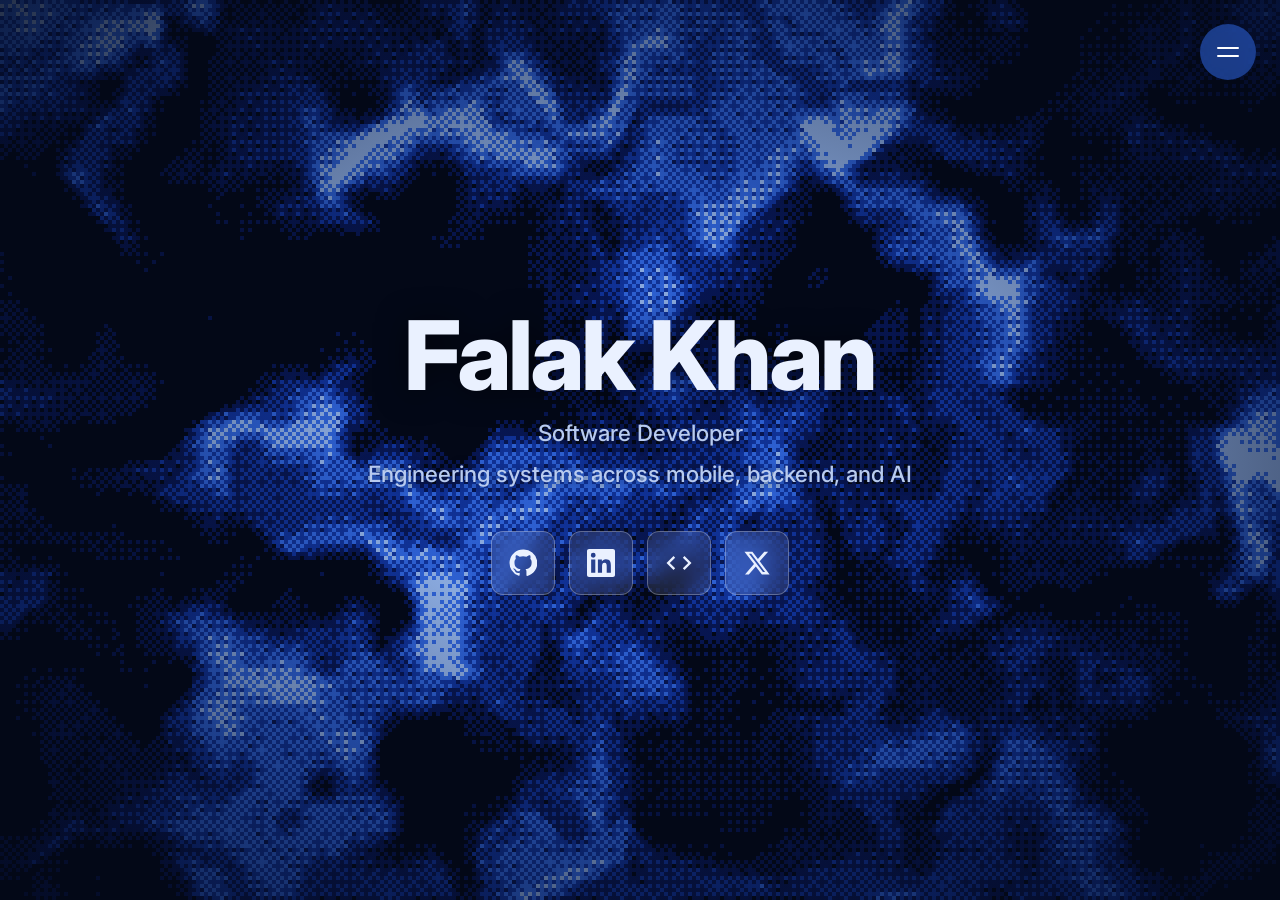
<file: index.html>
<!DOCTYPE html>
<html lang="en">
<head>
<meta charset="utf-8">
<meta name="viewport" content="width=device-width, initial-scale=1, viewport-fit=cover">
<title>Falak Khan</title>
<meta name="description" content="Personal site of Falak Khan, CSE student at KIET.">
<meta name="theme-color" content="#030817">
<link rel="preconnect" href="https://fonts.googleapis.com">
<link rel="preconnect" href="https://fonts.gstatic.com" crossorigin>
<link href="https://fonts.googleapis.com/css2?family=Inter:wght@400;500;700;800&display=swap" rel="stylesheet">
<link rel="stylesheet" href="site.css?v=3">
</head>
<body>
<canvas id="bg" aria-hidden="true"></canvas>
<div class="shade"></div>

<button class="menu-btn" id="menuBtn" aria-label="Open menu" aria-expanded="false" aria-controls="menu"><span></span></button>
<nav class="menu" id="menu" aria-label="Site menu">
  <a class="pill" style="--i:0" href="#home">home</a>
  <a class="pill" style="--i:1" href="about.html">about</a>
  <a class="pill" style="--i:2" href="projects.html">projects</a>
  <a class="pill" style="--i:3" href="hackathon.html">hackathon</a>
  <a class="pill" style="--i:4" href="#soon">coming soon</a>
</nav>



<main class="view" id="home">
  <h1>Falak Khan</h1>
  <p class="tagline">Software Developer</p>
  <p class="tagline">Engineering systems across mobile, backend, and AI</p>
  <nav class="links" aria-label="Links">
    <a class="btn" data-label="GitHub" aria-label="GitHub" href="https://github.com/curiousfalak" target="_blank" rel="noopener">
      <svg viewBox="0 0 24 24"><path d="M12 .5a11.5 11.5 0 0 0-3.64 22.42c.58.1.79-.25.79-.56v-2c-3.2.7-3.87-1.37-3.87-1.37-.52-1.33-1.28-1.68-1.28-1.68-1.04-.71.08-.7.08-.7 1.15.08 1.76 1.19 1.76 1.19 1.03 1.76 2.7 1.25 3.35.96.1-.75.4-1.25.73-1.54-2.55-.29-5.24-1.28-5.24-5.69 0-1.26.45-2.29 1.19-3.1-.12-.29-.52-1.46.11-3.05 0 0 .97-.31 3.18 1.18a11 11 0 0 1 5.78 0c2.2-1.49 3.17-1.18 3.17-1.18.63 1.59.23 2.76.11 3.05.74.81 1.19 1.84 1.19 3.1 0 4.42-2.69 5.39-5.25 5.68.41.36.78 1.06.78 2.14v3.17c0 .31.21.67.8.56A11.5 11.5 0 0 0 12 .5Z"/></svg>
    </a>
    <a class="btn" data-label="LinkedIn" aria-label="LinkedIn" href="https://www.linkedin.com/in/falak-khan-636188296/" target="_blank" rel="noopener">
      <svg viewBox="0 0 24 24"><path d="M20.45 20.45h-3.56v-5.57c0-1.33-.03-3.04-1.85-3.04-1.86 0-2.14 1.45-2.14 2.94v5.67H9.34V9h3.42v1.56h.05c.48-.9 1.64-1.85 3.37-1.85 3.6 0 4.27 2.37 4.27 5.46v6.28ZM5.34 7.43a2.06 2.06 0 1 1 0-4.13 2.06 2.06 0 0 1 0 4.13ZM7.12 20.45H3.56V9h3.56v11.45ZM22.22 0H1.77C.79 0 0 .77 0 1.73v20.54C0 23.23.79 24 1.77 24h20.45c.98 0 1.78-.77 1.78-1.73V1.73C24 .77 23.2 0 22.22 0Z"/></svg>
    </a>
    <a class="btn" data-label="Codolio" aria-label="Codolio" href="https://codolio.com/profile/falakk" target="_blank" rel="noopener">
      <svg viewBox="0 0 24 24"><path d="M8.7 16.6 4.1 12l4.6-4.6L7.3 6l-6 6 6 6 1.4-1.4Zm6.6 0 4.6-4.6-4.6-4.6L16.7 6l6 6-6 6-1.4-1.4Z"/></svg>
    </a>
    <a class="btn" data-label="X" aria-label="X (Twitter)" href="https://x.com/Khan_Falak312" target="_blank" rel="noopener">
      <svg viewBox="0 0 24 24"><path d="M18.244 2.25h3.308l-7.227 8.26 8.502 11.24H16.17l-5.214-6.817L4.99 21.75H1.68l7.73-8.835L1.254 2.25H8.08l4.713 6.231zm-1.161 17.52h1.833L7.084 4.126H5.117z"/></svg>
    </a>
  </nav>
</main>

<section class="view page" id="soon" hidden><div>
  <h2>coming soon</h2>
  <p>Something new is on the way. Check back soon.</p>
</div></section>

<script src="bg.js"></script>
<script>


// ---------- Menu + pages ----------
(() => {
  const btn = document.getElementById('menuBtn');
  const views = [...document.querySelectorAll('.view')];
  const set = o => {
    document.body.classList.toggle('open', o);
    btn.setAttribute('aria-expanded', o);
    btn.setAttribute('aria-label', o ? 'Close menu' : 'Open menu');
  };
  const route = () => {
    const id = location.hash.slice(1);
    if (id === 'projects') { location.replace('projects.html'); return; }
    const view = views.find(v => v.id === id) || views[0];
    views.forEach(v => { v.hidden = v !== view; });
    view.scrollTop = 0;
    set(false);
  };
  btn.addEventListener('click', () => set(!document.body.classList.contains('open')));
  addEventListener('keydown', e => { if (e.key === 'Escape') set(false); });
  // Clicking the page you're already on doesn't fire hashchange, so close the menu directly.
  document.querySelectorAll('.pill').forEach(a => a.addEventListener('click', () => {
    if (a.getAttribute('href') === (location.hash || '#home')) set(false);
  }));
  addEventListener('hashchange', route);
  route();
})();

</script>
</body>
</html>
</file>
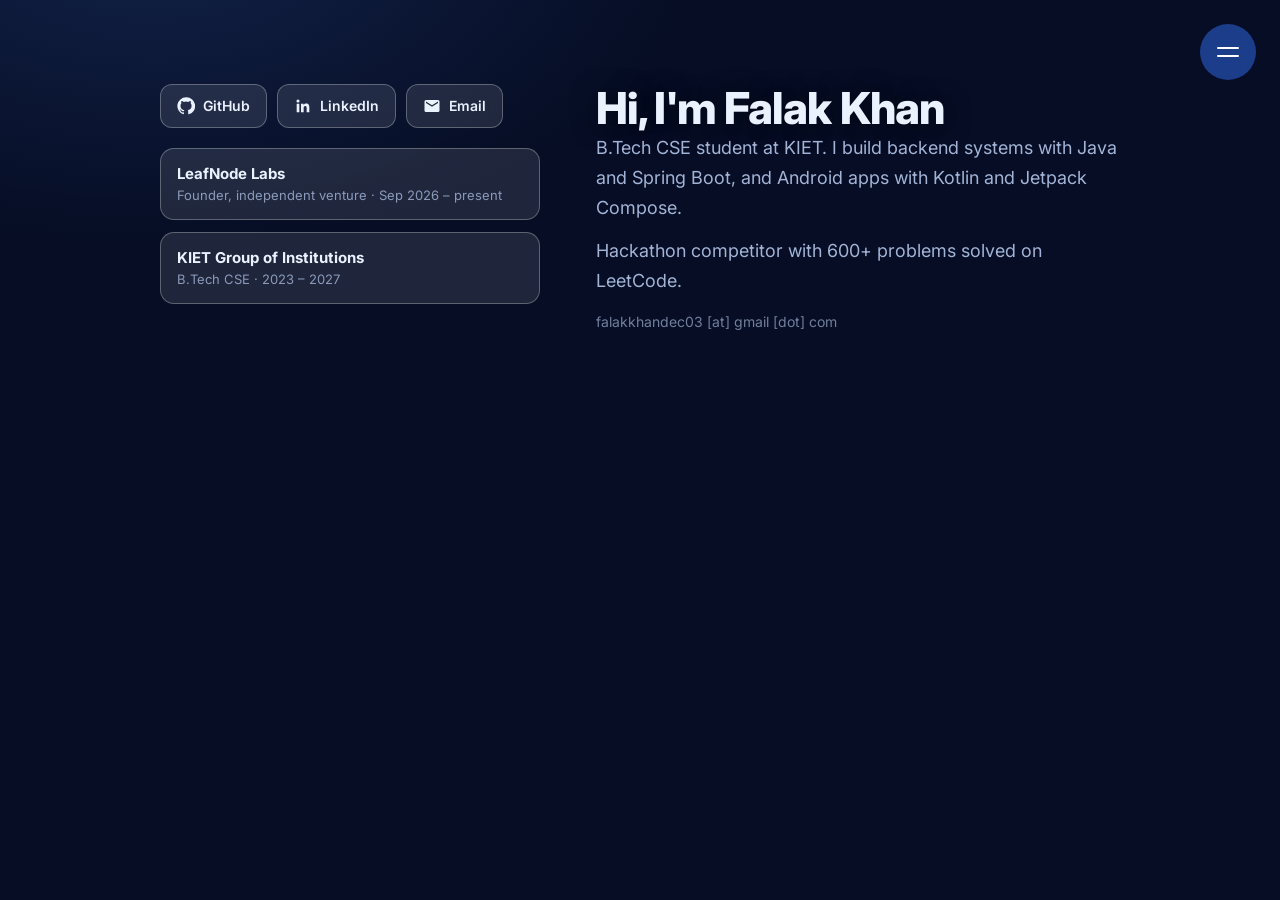
<file: about.html>
<!DOCTYPE html>
<html lang="en">
<head>
<meta charset="utf-8">
<meta name="viewport" content="width=device-width, initial-scale=1, viewport-fit=cover">
<title>About | Falak Khan</title>
<meta name="description" content="About Falak Khan, CSE student at KIET.">
<meta name="theme-color" content="#030817">
<link rel="preconnect" href="https://fonts.googleapis.com">
<link rel="preconnect" href="https://fonts.gstatic.com" crossorigin>
<link href="https://fonts.googleapis.com/css2?family=Inter:wght@400;500;700;800&display=swap" rel="stylesheet">
<link rel="stylesheet" href="site.css?v=7">
<style>
  body.plain { background: radial-gradient(900px 520px at 12% -8%, rgba(77,141,255,.16), transparent 62%), #060d24; }

  /* ---------- About page layout (overrides site.css where needed) ---------- */
  /* fix: site.css sets body { overflow: hidden; height: 100%; } globally, which
     blocks scrolling entirely once content grows past one viewport. Override it
     here so the document can actually scroll. */
  body.plain {
    -webkit-text-size-adjust: 100%;
    overflow-x: hidden;
    overflow-y: auto;
    height: auto;
    min-height: 100dvh;
  }

  body.plain main.page {
    position: static;
    display: block;
    height: auto;
    padding: calc(84px + env(safe-area-inset-top, 0px)) clamp(18px, 5vw, 48px) calc(48px + env(safe-area-inset-bottom, 0px));
    box-sizing: border-box;
    overflow: visible;
  }
  .about-grid {
    display: grid;
    grid-template-columns: minmax(280px, 380px) minmax(0, 1fr);
    gap: clamp(28px, 5vw, 64px);
    align-items: start;
    max-width: 960px;
    margin: 0 auto;
  }
  .about-side { display: flex; flex-direction: column; gap: 20px; min-width: 0; text-align: left; }

  /* Link buttons */
  body.plain .abtns { display: flex; flex-wrap: wrap; gap: 10px; margin: 0; }
  body.plain .abtn {
    display: inline-flex; align-items: center; gap: 8px;
    min-height: 44px; padding: 0 16px;
    font: 600 14px/1 Inter, system-ui, sans-serif;
    text-decoration: none; cursor: pointer;
    -webkit-tap-highlight-color: transparent;
  }
  body.plain .abtn svg { width: 18px; height: 18px; fill: currentColor; flex: none; }
  body.plain .abtn:focus-visible,
  body.plain .menu-btn:focus-visible { outline: 2px solid #4d8dff; outline-offset: 3px; }

  /* Experience / education cards */
  body.plain .exp { display: flex; flex-direction: column; gap: 12px; margin: 0; }
  .edu-card {
    display: flex; flex-direction: column; justify-content: center;
    min-height: 72px;
    padding: 14px 16px; border-radius: 14px;
    background: var(--glass, rgba(255,255,255,.06));
    border: 1px solid var(--edge, rgba(255,255,255,.14));
    min-width: 0;
    box-sizing: border-box;
  }
  .edu-card strong { display: block; font-size: 15px; line-height: 1.3; font-weight: 700; }
  .edu-card small { display: block; margin-top: 3px; font-size: 13px; line-height: 1.4; opacity: .7; }
  .edu-card .nowrap-date { white-space: nowrap; }

  /* Bio text */
  body.plain .bio { min-width: 0; max-width: 60ch; text-align: left; }
  body.plain .bio h2 {
    margin: 0 0 12px;
    font-size: clamp(28px, 6.5vw, 44px);
    line-height: 1.12; font-weight: 800; letter-spacing: -.02em;
    overflow-wrap: anywhere;
  }
  body.plain .bio p { margin: 0 0 14px; font-size: clamp(16px, 4vw, 18px); line-height: 1.65; opacity: .88; }
  body.plain .bio p.contact { font-size: 14px; opacity: .6; overflow-wrap: anywhere; }

  /* ---------- Mobile: single column, centred header ---------- */
  @media (max-width: 760px) {
    .about-grid { grid-template-columns: minmax(0, 1fr); gap: 28px; }
    .about-side { align-items: center; }
    body.plain .abtns { justify-content: center; }
    body.plain .exp { width: 100%; }
    body.plain .bio { max-width: none; }
    /* show the bio first on phones, then the details */
    .about-grid { display: flex; flex-direction: column; }
    .about-side { order: 1; width: 100%; }
    .bio { order: 0; }
  }
  @media (max-width: 380px) {
    body.plain .abtn { flex: 1 1 100%; justify-content: center; }
  }
</style>
</head>
<body class="plain">
<button class="menu-btn" id="menuBtn" aria-label="Open menu" aria-expanded="false" aria-controls="menu"><span></span></button>
<nav class="menu" id="menu" aria-label="Site menu">
  <a class="pill" style="--i:0" href="index.html#home">home</a>
  <a class="pill" style="--i:1" href="about.html">about</a>
  <a class="pill" style="--i:2" href="projects.html">projects</a>
  <a class="pill" style="--i:3" href="hackathon.html">hackathon</a>
  <a class="pill" style="--i:4" href="index.html#soon">coming soon</a>
</nav>

<main class="page" id="about">
  <div class="about-grid">
    <div class="about-side">
      <div class="abtns">
        <a class="abtn" href="https://github.com/curiousfalak" target="_blank" rel="noopener"><svg viewBox="0 0 24 24" aria-hidden="true"><path d="M12 .5a11.5 11.5 0 0 0-3.64 22.42c.58.1.79-.25.79-.56v-2c-3.2.7-3.87-1.37-3.87-1.37-.52-1.33-1.28-1.68-1.28-1.68-1.04-.71.08-.7.08-.7 1.15.08 1.76 1.19 1.76 1.19 1.03 1.76 2.7 1.25 3.35.96.1-.75.4-1.25.73-1.54-2.55-.29-5.24-1.28-5.24-5.69 0-1.26.45-2.29 1.19-3.1-.12-.29-.52-1.46.11-3.05 0 0 .97-.31 3.18 1.18a11 11 0 0 1 5.78 0c2.2-1.49 3.17-1.18 3.17-1.18.63 1.59.23 2.76.11 3.05.74.81 1.19 1.84 1.19 3.1 0 4.42-2.69 5.39-5.25 5.68.41.36.78 1.06.78 2.14v3.17c0 .31.21.67.8.56A11.5 11.5 0 0 0 12 .5Z"/></svg>GitHub</a>
        <a class="abtn" href="https://www.linkedin.com/in/falak-khan-636188296/" target="_blank" rel="noopener"><svg viewBox="0 0 24 24" aria-hidden="true"><path d="M20.45 20.45h-3.56v-5.57c0-1.33-.03-3.04-1.85-3.04-1.86 0-2.14 1.45-2.14 2.94v5.67H9.34V9h3.42v1.56h.05c.48-.9 1.64-1.85 3.37-1.85 3.6 0 4.27 2.37 4.27 5.46v6.28ZM5.34 7.43a2.06 2.06 0 1 1 0-4.13 2.06 2.06 0 0 1 0 4.13ZM7.12 20.45H3.56V9h3.56v11.45Z"/></svg>LinkedIn</a>
        <button class="abtn" type="button" id="mailBtn"><svg viewBox="0 0 24 24" aria-hidden="true"><path d="M20 4H4a2 2 0 0 0-2 2v12a2 2 0 0 0 2 2h16a2 2 0 0 0 2-2V6a2 2 0 0 0-2-2Zm0 4-8 5-8-5V6l8 5 8-5v2Z"/></svg>Email</button>
      </div>
      <div class="exp" aria-label="Experience and education">
       
        <div class="edu-card"><strong>LeafNode Labs</strong><small>Founder, independent venture · <span class="nowrap-date">Sep 2026 – present</span></small></div>
        <div class="edu-card"><strong>KIET Group of Institutions</strong><small>B.Tech CSE · <span class="nowrap-date">2023 – 2027</span></small></div>
      </div>
    </div>
    <div class="bio">
      <h2>Hi, I'm Falak Khan</h2>
      <p>B.Tech CSE student at KIET. I build backend systems with Java and Spring Boot, and Android apps with Kotlin and Jetpack Compose.</p>
      <p>Hackathon competitor with 600+ problems solved on LeetCode.</p>
      <p class="contact">falakkhandec03 [at] gmail [dot] com</p>
    </div>
  </div>
</main>

<script>
(() => {
  const btn = document.getElementById('menuBtn');
  const set = o => {
    document.body.classList.toggle('open', o);
    btn.setAttribute('aria-expanded', o);
    btn.setAttribute('aria-label', o ? 'Close menu' : 'Open menu');
  };
  btn.addEventListener('click', () => set(!document.body.classList.contains('open')));
  addEventListener('keydown', e => { if (e.key === 'Escape') set(false); });
  // "about" is this page, so just close the menu
  document.querySelector('.pill[href="about.html"]').addEventListener('click', e => { e.preventDefault(); set(false); });
  document.getElementById('mailBtn').addEventListener('click', () => {
    location.href = 'mailto:' + 'falakkhandec03' + '@' + 'gmail.com';
  });
})();
</script>
</body>
</html>
</file>
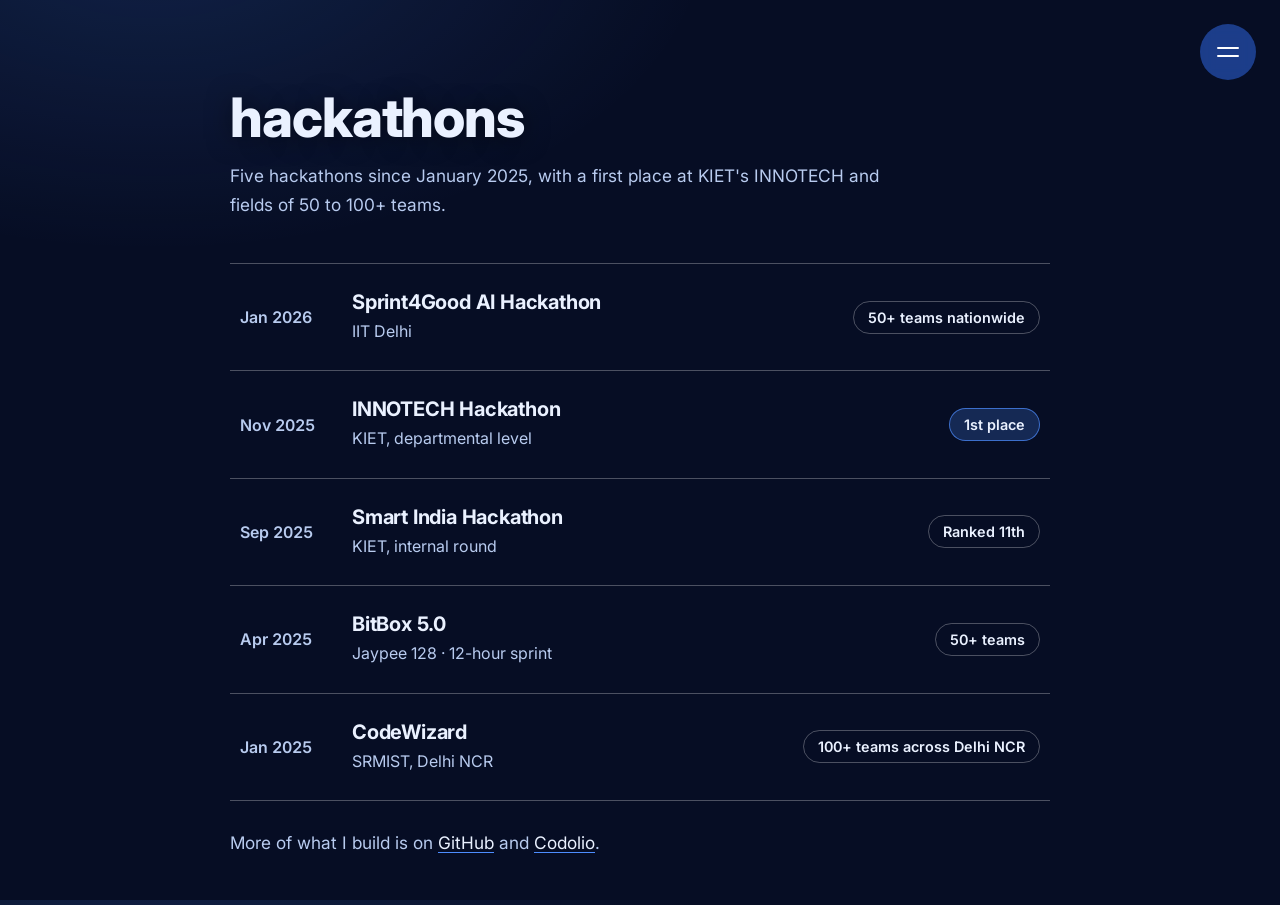
<file: hackathon.html>
<!DOCTYPE html>
<html lang="en">
<head>
<meta charset="utf-8">
<meta name="viewport" content="width=device-width, initial-scale=1, viewport-fit=cover">
<title>Hackathons | Falak Khan</title>
<meta name="description" content="Hackathons Falak Khan has competed in.">
<meta name="theme-color" content="#030817">
<link rel="preconnect" href="https://fonts.googleapis.com">
<link rel="preconnect" href="https://fonts.gstatic.com" crossorigin>
<link href="https://fonts.googleapis.com/css2?family=Inter:wght@400;500;700;800&display=swap" rel="stylesheet">
<link rel="stylesheet" href="site.css?v=7">
<style>
  body.plain { background: radial-gradient(900px 520px at 12% -8%, rgba(77,141,255,.16), transparent 62%), #060d24; }
  body.plain { -webkit-text-size-adjust: 100%; }
  /* fix: site.css sets body { overflow: hidden; height: 100%; } globally, which
     blocks scrolling entirely once content grows past one viewport. Override it
     here so the document can actually scroll on pages with real content length. */
  body.plain {
    overflow-x: hidden;
    overflow-y: auto;
    height: auto;
    min-height: 100dvh;
  }
  html { scroll-behavior: smooth; }

  /* fix: site.css's default .page is position:fixed + inset:0, which pins it to
     the viewport regardless of body's own scroll — override to normal flow so
     it grows with its content and the page scrolls naturally. */
  body.plain main.page {
    position: static;
    display: block;
    height: auto;
    padding: calc(84px + env(safe-area-inset-top, 0px)) clamp(18px, 5vw, 48px) calc(48px + env(safe-area-inset-bottom, 0px));
    box-sizing: border-box;
    overflow: visible;
  }

  /* fix: site.css's global `main { text-align: center; }` was inherited here since
     nothing on this page overrode it — left-align everything explicitly */
  #hack > div { width: min(820px, 100%); text-align: left; margin: 0 auto; }
  #hack h2, #hack .lead, #hack .more { text-align: left; }

  #hack .lead { margin: 12px 0 0; }
  .rows { list-style: none; margin: 44px 0 0; padding: 0; border-top: 1px solid var(--edge); }
  .row {
    display: flex; align-items: center; gap: 24px; padding: 26px 10px; border-bottom: 1px solid var(--edge);
    transition: background .25s ease;
    animation: rise .5s cubic-bezier(.2,.8,.2,1) backwards; animation-delay: calc(var(--i) * 100ms + 80ms);
  }
  .row:hover { background: rgba(255,255,255,.05); }
  @keyframes rise { from { opacity: 0; transform: translateY(14px); } }
  .year { flex: none; width: 88px; white-space: nowrap; font-weight: 600; color: var(--ink-soft); font-variant-numeric: tabular-nums; }
  .what { flex: 1; min-width: 0; text-align: left; }
  .what h3 { margin: 0; font-size: 1.25rem; font-weight: 700; letter-spacing: -.01em; }
  #hack .what p { margin: 4px 0 0; font-size: 1rem; }
  .result {
    flex: none; padding: 7px 14px; border-radius: 999px; white-space: nowrap;
    font-size: .9rem; font-weight: 600; border: 1px solid var(--edge);
  }
  .result.win { background: rgba(77,141,255,.22); border-color: rgba(77,141,255,.7); }
  #hack .more { margin-top: 28px; }
  @media (max-width: 600px) {
    .row { flex-direction: column; align-items: flex-start; gap: 6px; padding: 20px 4px; }
    .year { width: auto; }
    .result { margin-top: 8px; }
  }
</style>
</head>
<body class="plain">

<button class="menu-btn" id="menuBtn" aria-label="Open menu" aria-expanded="false" aria-controls="menu"><span></span></button>
<nav class="menu" id="menu" aria-label="Site menu">
  <a class="pill" style="--i:0" href="index.html#home">home</a>
  <a class="pill" style="--i:1" href="about.html">about</a>
  <a class="pill" style="--i:2" href="projects.html">projects</a>
  <a class="pill" style="--i:3" href="hackathon.html">hackathon</a>
  <a class="pill" style="--i:4" href="index.html#soon">coming soon</a>
</nav>

<main class="page" id="hack"><div>
  <h2>hackathons</h2>
  <p class="lead">Five hackathons since January 2025, with a first place at KIET's INNOTECH and fields of 50 to 100+ teams.</p>

  <ol class="rows">
    <li class="row" style="--i:0">
      <span class="year">Jan 2026</span>
      <div class="what"><h3>Sprint4Good AI Hackathon</h3><p>IIT Delhi</p></div>
      <span class="result">50+ teams nationwide</span>
    </li>
    <li class="row" style="--i:1">
      <span class="year">Nov 2025</span>
      <div class="what"><h3>INNOTECH Hackathon</h3><p>KIET, departmental level</p></div>
      <span class="result win">1st place</span>
    </li>
    <li class="row" style="--i:2">
      <span class="year">Sep 2025</span>
      <div class="what"><h3>Smart India Hackathon</h3><p>KIET, internal round</p></div>
      <span class="result">Ranked 11th</span>
    </li>
    <li class="row" style="--i:3">
      <span class="year">Apr 2025</span>
      <div class="what"><h3>BitBox 5.0</h3><p>Jaypee 128 · 12-hour sprint</p></div>
      <span class="result">50+ teams</span>
    </li>
    <li class="row" style="--i:4">
      <span class="year">Jan 2025</span>
      <div class="what"><h3>CodeWizard</h3><p>SRMIST, Delhi NCR</p></div>
      <span class="result">100+ teams across Delhi NCR</span>
    </li>
  </ol>

  <p class="more">More of what I build is on <a href="https://github.com/curiousfalak" target="_blank" rel="noopener">GitHub</a> and <a href="https://codolio.com/profile/falakk" target="_blank" rel="noopener">Codolio</a>.</p>
</div></main>

<script>
(() => {
  const btn = document.getElementById('menuBtn');
  const set = o => {
    document.body.classList.toggle('open', o);
    btn.setAttribute('aria-expanded', o);
    btn.setAttribute('aria-label', o ? 'Close menu' : 'Open menu');
  };
  btn.addEventListener('click', () => set(!document.body.classList.contains('open')));
  addEventListener('keydown', e => { if (e.key === 'Escape') set(false); });
  // "hackathon" is this page, so just close the menu
  document.querySelector('.pill[href="hackathon.html"]').addEventListener('click', e => { e.preventDefault(); set(false); });
})();
</script>
</body>
</html>
</file>
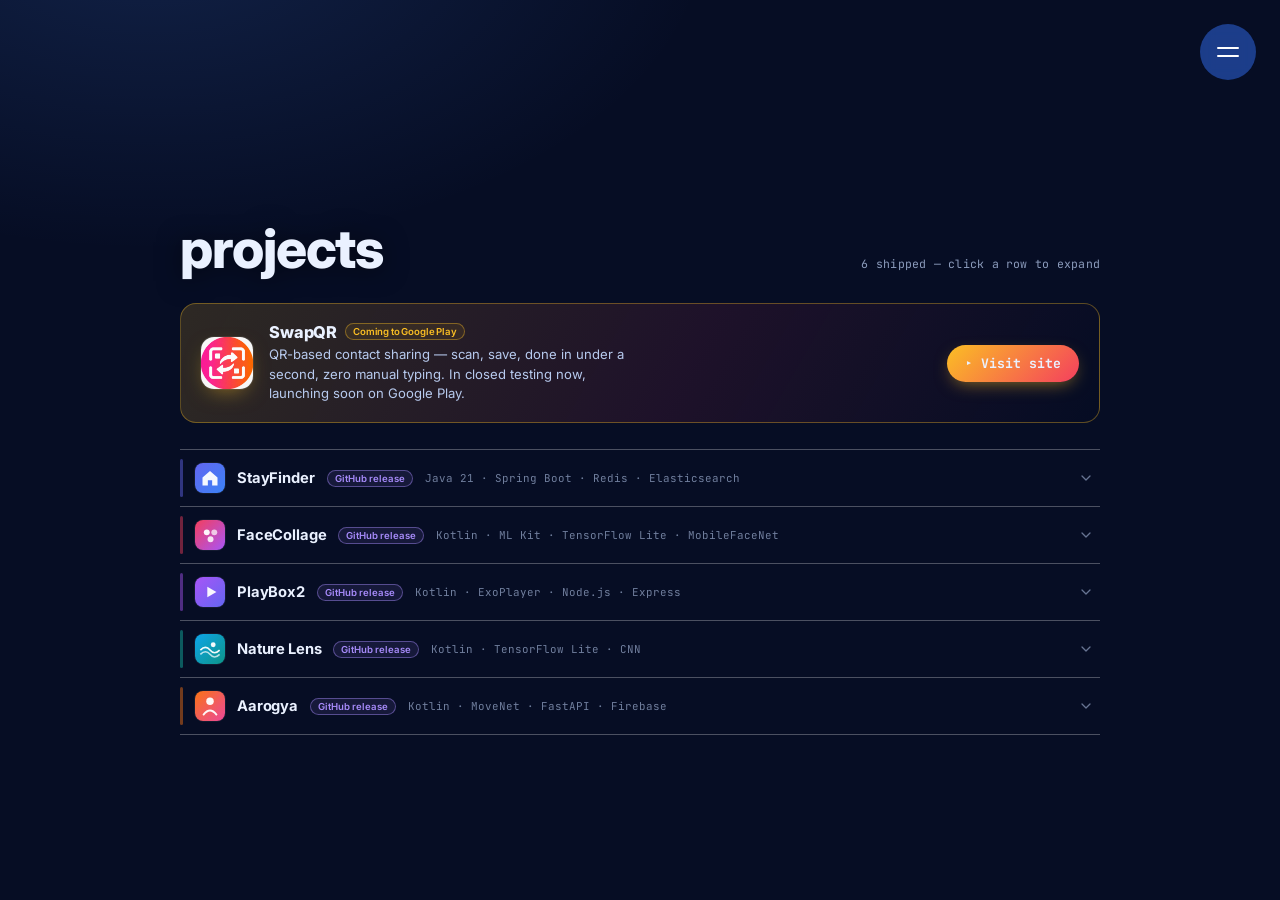
<file: projects.html>
<!DOCTYPE html>
<html lang="en">
<head>
<meta charset="utf-8">
<meta name="viewport" content="width=device-width, initial-scale=1, viewport-fit=cover">
<title>Projects | Falak Khan</title>
<meta name="description" content="Projects by Falak Khan.">
<meta name="theme-color" content="#030817">
<link rel="preconnect" href="https://fonts.googleapis.com">
<link rel="preconnect" href="https://fonts.gstatic.com" crossorigin>
<link href="https://fonts.googleapis.com/css2?family=Inter:wght@400;500;700;800&family=JetBrains+Mono:wght@400;500;600&display=swap" rel="stylesheet">
<link rel="stylesheet" href="site.css?v=7">
<style>
  body.plain { background: radial-gradient(900px 520px at 12% -8%, rgba(77,141,255,.16), transparent 62%), #060d24; }
  #proj > div { width: min(920px, 100%); text-align: left; }

  /* ---- header row ---- */
  .proj-head { display: flex; align-items: baseline; justify-content: space-between; gap: 12px; flex-wrap: wrap; }
  .proj-count { font-family: 'JetBrains Mono', monospace; font-size: .72rem; color: var(--ink-soft); letter-spacing: .02em; opacity: .75; }

  /* ---- manifest list ---- */
  .pmanifest { margin: 22px 0 0; border-top: 1px solid var(--edge); }

  .prow { border-bottom: 1px solid var(--edge); position: relative; }

  .prow summary {
    list-style: none; cursor: pointer; display: flex; align-items: center; gap: 12px;
    padding: 13px 6px 13px 15px; outline: none;
  }
  .prow summary::-webkit-details-marker { display: none; }
  .prow summary::marker { content: ''; }

  /* viewfinder brackets — the "lens" mark, appears on hover/focus/open */
  .prow summary::before, .prow summary::after { content: none; }
  .prow {
    transition: background .15s ease, transform .15s ease;
    animation: rowIn .5s cubic-bezier(.16,1,.3,1) backwards;
    animation-delay: calc(var(--i, 0) * 55ms);
  }
  @keyframes rowIn { from { opacity: 0; transform: translateY(7px); } to { opacity: 1; transform: none; } }
  @media (prefers-reduced-motion: reduce) { .prow { animation: none; } }
  .prow:hover, .prow:focus-within, .prow[open] { background: rgba(77,141,255,.045); transform: translateX(2px); }

  /* colour-coded accent bar — every row gets its project's hue, brightens on interaction */
  .prow::before {
    content: ''; position: absolute; left: 0; top: 9px; bottom: 9px; width: 3px; border-radius: 3px;
    background: var(--rc, var(--accent)); opacity: .45;
    transition: opacity .15s ease, width .15s ease;
  }
  .prow:hover::before, .prow:focus-within::before, .prow[open]::before { opacity: 1; width: 4px; }
  .prow summary { position: relative; }
  .prow summary .bracket { position: absolute; width: 8px; height: 8px; opacity: 0; transition: opacity .15s ease; pointer-events: none; }
  .prow summary .bracket.tl { top: 4px; left: -1px; border-top: 1.5px solid var(--accent); border-left: 1.5px solid var(--accent); }
  .prow summary .bracket.br { bottom: 4px; right: -1px; border-bottom: 1.5px solid var(--accent); border-right: 1.5px solid var(--accent); }
  .prow:hover summary .bracket, .prow:focus-within summary .bracket, .prow[open] summary .bracket { opacity: .8; }

  .prow-thumb { flex: none; width: 30px; height: 30px; border-radius: 8px; overflow: hidden; box-shadow: 0 0 0 1px rgba(255,255,255,.06); }
  .prow-thumb img, .prow-thumb svg { width: 100%; height: 100%; object-fit: cover; display: block; }

  .prow-name { font-weight: 700; font-size: .92rem; letter-spacing: -.01em; flex: none; }

  .pbadge {
    font-size: .6rem; font-weight: 600; padding: 2px 7px; border-radius: 999px;
    border: 1px solid rgba(251,191,36,.4); background: rgba(251,191,36,.08); color: #fbbf24;
    white-space: nowrap; flex: none;
  }
  .pbadge.release {
    border-color: rgba(167,139,250,.45); background: rgba(167,139,250,.1); color: #a78bfa;
  }

  .prow-preview {
    font-family: 'JetBrains Mono', monospace; font-size: .68rem; color: var(--ink-soft);
    opacity: .6; white-space: nowrap; overflow: hidden; text-overflow: ellipsis;
    flex: 1 1 auto; min-width: 0;
  }

  .prow-chev {
    flex: none; width: 16px; height: 16px; color: var(--ink-soft); opacity: .55;
    transition: transform .18s ease;
  }
  .prow[open] .prow-chev { transform: rotate(180deg); }

  .pbody { padding: 2px 6px 18px 53px; animation: pfade .18s ease; }
  @keyframes pfade { from { opacity: 0; transform: translateY(-3px); } to { opacity: 1; transform: none; } }

  #proj .pdesc { margin: 0 0 12px; font-size: .84rem; line-height: 1.55; color: var(--ink-soft); text-align: left; max-width: 62ch; }

  .stack { display: flex; flex-wrap: wrap; gap: 5px; margin-bottom: 14px; }
  .stack span { padding: 2px 8px; border-radius: 999px; font-size: .66rem; font-weight: 500; font-family: 'JetBrains Mono', monospace; border: 1px solid var(--edge); color: var(--ink-soft); }

  .pgo {
    display: inline-block; padding: 6px 14px; border-radius: 999px;
    font-weight: 600; font-size: .78rem; color: var(--ink); text-decoration: none;
    border: 1px solid rgba(77,141,255,.7); background: rgba(77,141,255,.16);
    transition: background .2s ease;
  }
  .pgo:hover { background: rgba(77,141,255,.4); }

  .pgo.ghbtn {
    display: inline-flex; align-items: center; gap: 6px;
    border-color: rgba(167,139,250,.65); background: rgba(167,139,250,.14);
  }
  .pgo.ghbtn:hover { background: rgba(167,139,250,.32); }
  .pgo.ghbtn svg { width: 13px; height: 13px; flex: none; }

  @media (max-width: 560px) {
    .prow-preview { display: none; }
    .pbody { padding-left: 15px; }
  }

  /* ---- SwapQR hero callout ---- */
  .proj-hero {
    display: flex; align-items: center; gap: 16px; margin: 22px 0 26px; padding: 18px 20px;
    border-radius: 16px; position: relative; overflow: hidden; text-align: left;
    background: linear-gradient(120deg, rgba(251,191,36,.16), rgba(244,63,94,.1) 55%, rgba(6,13,36,0));
    border: 1px solid rgba(251,191,36,.35);
    animation: rowIn .5s cubic-bezier(.16,1,.3,1) backwards; animation-delay: 40ms;
  }
  .proj-hero-icon {
    flex: none; width: 52px; height: 52px; border-radius: 13px; overflow: hidden;
    box-shadow: 0 8px 22px -8px rgba(251,191,36,.55), 0 0 0 1px rgba(255,255,255,.08);
    animation: vmFloat 2.6s ease-in-out infinite;
  }
  .proj-hero-icon img { width: 100%; height: 100%; object-fit: cover; display: block; }
  @keyframes vmFloat { 0%,100% { transform: translateY(0); } 50% { transform: translateY(-4px); } }
  @media (prefers-reduced-motion: reduce) { .proj-hero-icon { animation: none; } }

  .proj-hero-text { flex: 1 1 auto; min-width: 0; text-align: left; }
  .proj-hero-text h3 { margin: 0 0 3px; font-size: 1.02rem; font-weight: 800; letter-spacing: -.01em; display: flex; align-items: center; gap: 8px; flex-wrap: wrap; }
  .proj-hero-text p { margin: 0; font-size: .82rem; line-height: 1.5; color: var(--ink-soft); max-width: 46ch; text-align: left; }

  .proj-hero-cta {
    flex: none; padding: 10px 18px; border-radius: 999px; font-weight: 700; font-size: .82rem;
    font-family: 'JetBrains Mono', monospace; border: none; cursor: pointer; text-decoration: none;
    background: linear-gradient(135deg, #fbbf24, #f43f5e); color: #2a0a05;
    box-shadow: 0 6px 18px -6px rgba(251,191,36,.6); transition: transform .15s ease, box-shadow .15s ease;
    display: inline-block;
  }
  .proj-hero-cta:hover { transform: translateY(-1px); box-shadow: 0 10px 22px -6px rgba(251,191,36,.8); }

  @media (max-width: 560px) {
    .proj-hero { flex-wrap: wrap; }
    .proj-hero-cta { width: 100%; text-align: center; }
  }
</style>

</head>
<body class="plain">

<button class="menu-btn" id="menuBtn" aria-label="Open menu" aria-expanded="false" aria-controls="menu"><span></span></button>
<nav class="menu" id="menu" aria-label="Site menu">
  <a class="pill" style="--i:0" href="index.html#home">home</a>
  <a class="pill" style="--i:1" href="about.html">about</a>
  <a class="pill" style="--i:2" href="projects.html">projects</a>
  <a class="pill" style="--i:3" href="hackathon.html">hackathon</a>
  <a class="pill" style="--i:4" href="index.html#soon">coming soon</a>
</nav>

<main class="page" id="proj"><div>

  <div class="proj-head">
    <h2>projects</h2>
    <span class="proj-count">6 shipped — click a row to expand</span>
  </div>

  <div class="proj-hero">
    <div class="proj-hero-icon"><img src="swapqr-logo.jpg" alt="SwapQR logo"></div>
    <div class="proj-hero-text">
      <h3>SwapQR <span class="pbadge">Coming to Google Play</span></h3>
      <p>QR-based contact sharing — scan, save, done in under a second, zero manual typing. In closed testing now, launching soon on Google Play.</p>
    </div>
    <a class="proj-hero-cta" href="https://swapqrr.vercel.app/" target="_blank" rel="noopener">▸ Visit site</a>
  </div>

  <div class="pmanifest">

    <details class="prow" style="--rc:#6366f1;--i:0">
      <summary>
        <span class="bracket tl"></span><span class="bracket br"></span>
        <span class="prow-thumb">
          <svg viewBox="0 0 112 112" xmlns="http://www.w3.org/2000/svg">
            <defs><linearGradient id="sfgrad" x1="0" y1="0" x2="1" y2="1"><stop offset="0" stop-color="#6366f1"/><stop offset="1" stop-color="#3b82f6"/></linearGradient></defs>
            <rect width="112" height="112" fill="url(#sfgrad)"/>
            <path d="M56 30 L84 54 L84 84 L64 84 L64 64 L48 64 L48 84 L28 84 L28 54 Z" fill="#fff" opacity="0.95"/>
          </svg>
        </span>
        <span class="prow-name">StayFinder</span>
        <span class="pbadge release">GitHub release</span>
        <span class="prow-preview">Java 21 · Spring Boot · Redis · Elasticsearch</span>
        <svg class="prow-chev" viewBox="0 0 20 20" fill="none"><path d="M5 7.5L10 12.5L15 7.5" stroke="currentColor" stroke-width="1.6" stroke-linecap="round" stroke-linejoin="round"/></svg>
      </summary>
      <div class="pbody">
        <p class="pdesc">Redis-based distributed locking preventing double bookings under concurrent load, with Elasticsearch-backed search across thousands of listings, rate-limited to 100 req/min per IP.</p>
        <div class="stack"><span>Java 21</span><span>Spring Boot</span><span>PostgreSQL</span><span>Redis</span><span>Elasticsearch</span></div>
        <a class="pgo ghbtn" href="https://github.com/curiousfalak/stayfinder/releases/tag/v1.0.0" target="_blank" rel="noopener"><svg viewBox="0 0 16 16" fill="currentColor"><path d="M8 0C3.58 0 0 3.58 0 8a8 8 0 0 0 5.47 7.59c.4.07.55-.17.55-.38v-1.49c-2.22.48-2.69-1.07-2.69-1.07-.36-.93-.89-1.17-.89-1.17-.72-.5.06-.49.06-.49.8.06 1.22.82 1.22.82.71 1.22 1.87.87 2.33.66.07-.52.28-.87.5-1.07-1.78-.2-3.64-.89-3.64-3.95 0-.87.31-1.59.82-2.15-.08-.2-.36-1.02.08-2.12 0 0 .67-.21 2.2.82a7.6 7.6 0 0 1 4 0c1.53-1.03 2.2-.82 2.2-.82.44 1.1.16 1.92.08 2.12.51.56.82 1.28.82 2.15 0 3.07-1.87 3.75-3.65 3.95.29.25.54.73.54 1.48v2.2c0 .21.15.46.55.38A8 8 0 0 0 16 8c0-4.42-3.58-8-8-8Z"/></svg>GitHub release</a>
      </div>
    </details>

    <details class="prow" style="--rc:#f43f5e;--i:1">
      <summary>
        <span class="bracket tl"></span><span class="bracket br"></span>
        <span class="prow-thumb">
          <svg viewBox="0 0 112 112" xmlns="http://www.w3.org/2000/svg">
            <defs><linearGradient id="fcgrad" x1="0" y1="0" x2="1" y2="1"><stop offset="0" stop-color="#f43f5e"/><stop offset="1" stop-color="#a855f7"/></linearGradient></defs>
            <rect width="112" height="112" fill="url(#fcgrad)"/>
            <circle cx="44" cy="46" r="11" fill="#fff" opacity="0.95"/>
            <circle cx="72" cy="46" r="11" fill="#fff" opacity="0.7"/>
            <circle cx="58" cy="72" r="11" fill="#fff" opacity="0.85"/>
          </svg>
        </span>
        <span class="prow-name">FaceCollage</span>
        <span class="pbadge release">GitHub release</span>
        <span class="prow-preview">Kotlin · ML Kit · TensorFlow Lite · MobileFaceNet</span>
        <svg class="prow-chev" viewBox="0 0 20 20" fill="none"><path d="M5 7.5L10 12.5L15 7.5" stroke="currentColor" stroke-width="1.6" stroke-linecap="round" stroke-linejoin="round"/></svg>
      </summary>
      <div class="pbody">
        <p class="pdesc">MobileFaceNet-based face clustering — groups every appearance of a person across a video and renders a best-shot collage, fully on-device.</p>
        <div class="stack"><span>Kotlin</span><span>ML Kit</span><span>TensorFlow Lite</span><span>MobileFaceNet</span></div>
        <a class="pgo ghbtn" href="https://github.com/curiousfalak/uniquePersnChlg/releases/tag/v1.0.0" target="_blank" rel="noopener"><svg viewBox="0 0 16 16" fill="currentColor"><path d="M8 0C3.58 0 0 3.58 0 8a8 8 0 0 0 5.47 7.59c.4.07.55-.17.55-.38v-1.49c-2.22.48-2.69-1.07-2.69-1.07-.36-.93-.89-1.17-.89-1.17-.72-.5.06-.49.06-.49.8.06 1.22.82 1.22.82.71 1.22 1.87.87 2.33.66.07-.52.28-.87.5-1.07-1.78-.2-3.64-.89-3.64-3.95 0-.87.31-1.59.82-2.15-.08-.2-.36-1.02.08-2.12 0 0 .67-.21 2.2.82a7.6 7.6 0 0 1 4 0c1.53-1.03 2.2-.82 2.2-.82.44 1.1.16 1.92.08 2.12.51.56.82 1.28.82 2.15 0 3.07-1.87 3.75-3.65 3.95.29.25.54.73.54 1.48v2.2c0 .21.15.46.55.38A8 8 0 0 0 16 8c0-4.42-3.58-8-8-8Z"/></svg>GitHub release</a>
      </div>
    </details>

    <details class="prow" style="--rc:#a855f7;--i:2">
      <summary>
        <span class="bracket tl"></span><span class="bracket br"></span>
        <span class="prow-thumb">
          <svg viewBox="0 0 112 112" xmlns="http://www.w3.org/2000/svg">
            <defs><linearGradient id="pbgrad" x1="0" y1="0" x2="1" y2="1"><stop offset="0" stop-color="#a855f7"/><stop offset="1" stop-color="#6366f1"/></linearGradient></defs>
            <rect width="112" height="112" fill="url(#pbgrad)"/>
            <polygon points="46,36 46,76 80,56" fill="#fff" opacity="0.95"/>
          </svg>
        </span>
        <span class="prow-name">PlayBox2</span>
        <span class="pbadge release">GitHub release</span>
        <span class="prow-preview">Kotlin · ExoPlayer · Node.js · Express</span>
        <svg class="prow-chev" viewBox="0 0 20 20" fill="none"><path d="M5 7.5L10 12.5L15 7.5" stroke="currentColor" stroke-width="1.6" stroke-linecap="round" stroke-linejoin="round"/></svg>
      </summary>
      <div class="pbody">
        <p class="pdesc">Chunked-upload VOD pipeline with server-side merging and range-request streaming to ExoPlayer, offline-cached via Room.</p>
        <div class="stack"><span>Kotlin</span><span>Jetpack Compose</span><span>ExoPlayer</span><span>Node.js</span><span>Express</span></div>
        <a class="pgo ghbtn" href="https://github.com/curiousfalak/PlayBox2/releases/tag/v1.0.0" target="_blank" rel="noopener"><svg viewBox="0 0 16 16" fill="currentColor"><path d="M8 0C3.58 0 0 3.58 0 8a8 8 0 0 0 5.47 7.59c.4.07.55-.17.55-.38v-1.49c-2.22.48-2.69-1.07-2.69-1.07-.36-.93-.89-1.17-.89-1.17-.72-.5.06-.49.06-.49.8.06 1.22.82 1.22.82.71 1.22 1.87.87 2.33.66.07-.52.28-.87.5-1.07-1.78-.2-3.64-.89-3.64-3.95 0-.87.31-1.59.82-2.15-.08-.2-.36-1.02.08-2.12 0 0 .67-.21 2.2.82a7.6 7.6 0 0 1 4 0c1.53-1.03 2.2-.82 2.2-.82.44 1.1.16 1.92.08 2.12.51.56.82 1.28.82 2.15 0 3.07-1.87 3.75-3.65 3.95.29.25.54.73.54 1.48v2.2c0 .21.15.46.55.38A8 8 0 0 0 16 8c0-4.42-3.58-8-8-8Z"/></svg>GitHub release</a>
      </div>
    </details>

    <details class="prow" style="--rc:#14b8a6;--i:3">
      <summary>
        <span class="bracket tl"></span><span class="bracket br"></span>
        <span class="prow-thumb">
          <svg viewBox="0 0 112 112" xmlns="http://www.w3.org/2000/svg">
            <defs><linearGradient id="nlgrad" x1="0" y1="0" x2="1" y2="1"><stop offset="0" stop-color="#0ea5e9"/><stop offset="1" stop-color="#0d9488"/></linearGradient></defs>
            <rect width="112" height="112" fill="url(#nlgrad)"/>
            <path d="M20 60 Q40 40 56 60 T92 60" stroke="#fff" stroke-width="6" fill="none" opacity="0.95"/>
            <path d="M20 76 Q40 56 56 76 T92 76" stroke="#fff" stroke-width="6" fill="none" opacity="0.7"/>
            <circle cx="68" cy="40" r="9" fill="#fff" opacity="0.95"/>
          </svg>
        </span>
        <span class="prow-name">Nature Lens</span>
        <span class="pbadge release">GitHub release</span>
        <span class="prow-preview">Kotlin · TensorFlow Lite · CNN</span>
        <svg class="prow-chev" viewBox="0 0 20 20" fill="none"><path d="M5 7.5L10 12.5L15 7.5" stroke="currentColor" stroke-width="1.6" stroke-linecap="round" stroke-linejoin="round"/></svg>
      </summary>
      <div class="pbody">
        <p class="pdesc">CNN-based TFLite classifier running fully on-device across 9 marine species, auto-geotagging every sighting and firing local alerts on reported threats.</p>
        <div class="stack"><span>Kotlin</span><span>Jetpack Compose</span><span>TensorFlow Lite</span><span>CNN</span></div>
        <a class="pgo ghbtn" href="https://github.com/curiousfalak/bitbox_bytecrafters/releases/tag/v1.0.0" target="_blank" rel="noopener"><svg viewBox="0 0 16 16" fill="currentColor"><path d="M8 0C3.58 0 0 3.58 0 8a8 8 0 0 0 5.47 7.59c.4.07.55-.17.55-.38v-1.49c-2.22.48-2.69-1.07-2.69-1.07-.36-.93-.89-1.17-.89-1.17-.72-.5.06-.49.06-.49.8.06 1.22.82 1.22.82.71 1.22 1.87.87 2.33.66.07-.52.28-.87.5-1.07-1.78-.2-3.64-.89-3.64-3.95 0-.87.31-1.59.82-2.15-.08-.2-.36-1.02.08-2.12 0 0 .67-.21 2.2.82a7.6 7.6 0 0 1 4 0c1.53-1.03 2.2-.82 2.2-.82.44 1.1.16 1.92.08 2.12.51.56.82 1.28.82 2.15 0 3.07-1.87 3.75-3.65 3.95.29.25.54.73.54 1.48v2.2c0 .21.15.46.55.38A8 8 0 0 0 16 8c0-4.42-3.58-8-8-8Z"/></svg>GitHub release</a>
      </div>
    </details>

    <details class="prow" style="--rc:#f97316;--i:4">
      <summary>
        <span class="bracket tl"></span><span class="bracket br"></span>
        <span class="prow-thumb">
          <svg viewBox="0 0 112 112" xmlns="http://www.w3.org/2000/svg">
            <defs><linearGradient id="aagrad" x1="0" y1="0" x2="1" y2="1"><stop offset="0" stop-color="#f97316"/><stop offset="1" stop-color="#ec4899"/></linearGradient></defs>
            <rect width="112" height="112" fill="url(#aagrad)"/>
            <circle cx="56" cy="38" r="14" fill="#fff" opacity="0.95"/>
            <path d="M32 88 Q56 58 80 88" stroke="#fff" stroke-width="7" fill="none" opacity="0.95" stroke-linecap="round"/>
          </svg>
        </span>
        <span class="prow-name">Aarogya</span>
        <span class="pbadge release">GitHub release</span>
        <span class="prow-preview">Kotlin · MoveNet · FastAPI · Firebase</span>
        <svg class="prow-chev" viewBox="0 0 20 20" fill="none"><path d="M5 7.5L10 12.5L15 7.5" stroke="currentColor" stroke-width="1.6" stroke-linecap="round" stroke-linejoin="round"/></svg>
      </summary>
      <div class="pbody">
        <p class="pdesc">MoveNet + MediaPipe pose pipeline tracking 33 body landmarks for real-time form correction, plus live biometric sync via Fitbit and Wear OS APIs.</p>
        <div class="stack"><span>Kotlin</span><span>TensorFlow Lite</span><span>MoveNet</span><span>FastAPI</span><span>Firebase</span></div>
        <a class="pgo ghbtn" href="https://github.com/curiousfalak/Aarogya/releases/tag/v1.0.0" target="_blank" rel="noopener"><svg viewBox="0 0 16 16" fill="currentColor"><path d="M8 0C3.58 0 0 3.58 0 8a8 8 0 0 0 5.47 7.59c.4.07.55-.17.55-.38v-1.49c-2.22.48-2.69-1.07-2.69-1.07-.36-.93-.89-1.17-.89-1.17-.72-.5.06-.49.06-.49.8.06 1.22.82 1.22.82.71 1.22 1.87.87 2.33.66.07-.52.28-.87.5-1.07-1.78-.2-3.64-.89-3.64-3.95 0-.87.31-1.59.82-2.15-.08-.2-.36-1.02.08-2.12 0 0 .67-.21 2.2.82a7.6 7.6 0 0 1 4 0c1.53-1.03 2.2-.82 2.2-.82.44 1.1.16 1.92.08 2.12.51.56.82 1.28.82 2.15 0 3.07-1.87 3.75-3.65 3.95.29.25.54.73.54 1.48v2.2c0 .21.15.46.55.38A8 8 0 0 0 16 8c0-4.42-3.58-8-8-8Z"/></svg>GitHub release</a>
      </div>
    </details>

  </div>
</div></main>


<script>
(() => {
  const btn = document.getElementById('menuBtn');
  const set = o => {
    document.body.classList.toggle('open', o);
    btn.setAttribute('aria-expanded', o);
    btn.setAttribute('aria-label', o ? 'Close menu' : 'Open menu');
  };
  btn.addEventListener('click', () => set(!document.body.classList.contains('open')));
  addEventListener('keydown', e => { if (e.key === 'Escape') set(false); });
  // "projects" is this page, so just close the menu
  document.querySelector('.pill[href="projects.html"]').addEventListener('click', e => { e.preventDefault(); set(false); });

  // only one manifest row open at a time, for a tidier scan
  document.querySelectorAll('.prow').forEach(row => {
    row.addEventListener('toggle', () => {
      if (!row.open) return;
      document.querySelectorAll('.prow').forEach(o => { if (o !== row) o.open = false; });
    });
  });
})();

</script>
</body>
</html>
</file>
<file: site.css>
:root {
    --bg: #030817;
    --ink: #eaf1ff;
    --ink-soft: #b8cbef;
    --glass: rgba(255,255,255,.10);
    --glass-strong: rgba(255,255,255,.18);
    --edge: rgba(255,255,255,.28);
    --accent: #4d8dff;
    --panel: rgba(4,10,30,.92);
  }
  * { box-sizing: border-box; margin: 0; }
  html, body { height: 100%; }
  body {
    background: var(--bg); color: var(--ink);
    font-family: "Inter", system-ui, -apple-system, "Segoe UI", Roboto, sans-serif;
    overflow: hidden; -webkit-font-smoothing: antialiased;
  }
  #bg { position: fixed; inset: 0; width: 100%; height: 100%; image-rendering: pixelated; }
  .shade { position: fixed; inset: 0; pointer-events: none;
    background: radial-gradient(ellipse at center, rgba(3,8,23,.15) 30%, rgba(3,8,23,.78) 100%); }

  main {
    position: relative; height: 100%;
    display: flex; flex-direction: column; align-items: center; justify-content: center;
    padding: env(safe-area-inset-top, 0px) 24px env(safe-area-inset-bottom, 0px); text-align: center;
  }
  h1 {
    font-size: clamp(2.6rem, 9vw, 6rem); font-weight: 800; letter-spacing: -.03em; line-height: 1.05;
    text-shadow: 0 2px 30px rgba(0,0,0,.55);
  }
  .tagline {
    margin-top: 14px; font-size: clamp(1rem, 2.4vw, 1.4rem); font-weight: 500; color: var(--ink-soft);
    text-shadow: 0 1px 12px rgba(0,0,0,.6);
  }
  .links { display: flex; gap: 14px; margin-top: 44px; flex-wrap: wrap; justify-content: center; }

  .btn {
    position: relative; width: 64px; height: 64px; display: grid; place-items: center;
    color: var(--ink); background: var(--glass); border: 1px solid var(--edge); border-radius: 12px;
    backdrop-filter: blur(10px); -webkit-backdrop-filter: blur(10px);
    cursor: pointer; text-decoration: none; font: inherit;
    transition: transform .18s ease, background .18s ease, border-color .18s ease;
  }
  .btn svg { width: 28px; height: 28px; fill: currentColor; }
  .btn:hover { transform: translateY(-3px); background: var(--glass-strong); border-color: rgba(255,255,255,.55); }
  .btn:active { transform: translateY(0); }
  .btn::after {
    content: attr(data-label); position: absolute; top: calc(100% + 10px); left: 50%;
    transform: translate(-50%, -4px); opacity: 0; pointer-events: none; white-space: nowrap;
    font-size: .8rem; font-weight: 500; padding: 5px 10px; border-radius: 8px;
    background: rgba(3,10,30,.92); border: 1px solid var(--edge);
    transition: opacity .15s ease, transform .15s ease;
  }
  .btn:hover::after, .btn:focus-visible::after { opacity: 1; transform: translate(-50%, 0); }
  :focus-visible { outline: 2px solid #fff; outline-offset: 3px; }

  .menu-btn {
    position: fixed; z-index: 20; top: calc(env(safe-area-inset-top, 0px) + 24px); right: 24px;
    width: 56px; height: 56px; border-radius: 50%; border: 0; cursor: pointer; color: #fff;
    background: rgba(50,110,240,.5); backdrop-filter: blur(8px); -webkit-backdrop-filter: blur(8px);
    display: grid; place-items: center; transition: transform .18s ease, background .18s ease;
  }
  .menu-btn:hover { background: rgba(50,110,240,.8); transform: scale(1.06); }
  .menu-btn span, .menu-btn span::before {
    display: block; width: 22px; height: 2px; background: currentColor; border-radius: 2px; transition: transform .25s ease;
  }
  .menu-btn span { position: relative; transform: translateY(-4px); }
  .menu-btn span::before { content: ""; position: absolute; top: 8px; }
  .menu-btn[aria-expanded="true"] span { transform: rotate(45deg); }
  .menu-btn[aria-expanded="true"] span::before { transform: translateY(-8px) rotate(-90deg); top: 8px; }
  [hidden] { display: none !important; }
  .menu {
    position: fixed; inset: 0; z-index: 15; overflow: hidden; perspective: 1400px;
    background: rgba(3,8,23,.55); backdrop-filter: blur(18px); -webkit-backdrop-filter: blur(18px);
    opacity: 0; visibility: hidden; transition: opacity .3s ease, visibility 0s .3s;
  }
  body.open .menu { opacity: 1; visibility: visible; transition: opacity .3s ease, visibility 0s; }
  .pill {
    --l: 0%; --t: 0%; --w: 30vw; --r: 0deg; --ry: 0deg; --s: 1;
    position: absolute; left: var(--l); top: var(--t); width: var(--w); height: clamp(90px, 22vh, 180px); max-width: calc(100vw - 24px);
    display: grid; place-items: center; padding: 0 24px; text-align: center;
    border: 1px solid rgba(255,255,255,.4); border-radius: 999px; background: rgba(3,8,23,.4);
    color: var(--ink); text-decoration: none; font-size: clamp(1.5rem, 3.6vw, 2.8rem); font-weight: 500;
    transform: rotate(var(--r)) rotateY(var(--ry)) scale(var(--s));
    transition: background .2s ease, border-color .2s ease, transform .3s cubic-bezier(.2,.8,.2,1);
  }
  .pill:hover, .pill:focus-visible { --s: 1.04; background: rgba(77,141,255,.25); border-color: var(--accent); z-index: 1; }
  /* scattered positions: left, top, width, tilt, 3D turn */
  .pill:nth-child(1) { --l: 4%;  --t: 19%; --w: 29vw; --r: -6deg; --ry: 9deg; }
  .pill:nth-child(2) { --l: 35%; --t: 15%; --w: 30vw; --r: 4deg;  --ry: -6deg; }
  .pill:nth-child(3) { --l: 67%; --t: 21%; --w: 29vw; --r: 7deg;  --ry: -10deg; }
  .pill:nth-child(4) { --l: 9%;  --t: 53%; --w: 29vw; --r: 5deg;  --ry: 8deg; }
  .pill:nth-child(5) { --l: 41%; --t: 50%; --w: 32vw; --r: -6deg; --ry: -5deg; }
  body.open .pill { animation: pillIn .55s cubic-bezier(.2,.8,.2,1) both; animation-delay: calc(var(--i) * 70ms); }
  @keyframes pillIn { from { opacity: 0; transform: translateY(40px) rotate(calc(var(--r) * 2.5)) rotateY(var(--ry)) scale(.9); } }

  .page {
    position: fixed; inset: 0; overflow-y: auto; display: flex; flex-direction: column; align-items: center;
    padding: calc(env(safe-area-inset-top, 0px) + 110px) 24px 60px;
  }
  .page > div { width: min(640px, 100%); }
  .page h2 { font-size: clamp(2rem, 6vw, 3.4rem); font-weight: 800; letter-spacing: -.02em; text-shadow: 0 2px 24px rgba(0,0,0,.5); }
  .page p { margin-top: 18px; line-height: 1.65; color: var(--ink-soft); font-size: 1.08rem; max-width: 60ch; }
  .page a { color: var(--ink); text-decoration-color: var(--accent); text-underline-offset: 3px; }
  .page a:hover { text-decoration-thickness: 2px; }
  .list { display: grid; gap: 12px; margin-top: 28px; }
  .card {
    display: block; padding: 18px 20px; border-radius: 14px; text-decoration: none;
    background: var(--glass); border: 1px solid var(--edge); backdrop-filter: blur(10px); -webkit-backdrop-filter: blur(10px);
  }
  .card strong { display: block; font-size: 1.1rem; }
  .card span { display: block; margin-top: 6px; color: var(--ink-soft); line-height: 1.5; }
  a.card:hover { border-color: var(--accent); background: var(--glass-strong); }

  /* about page */
  #about > div { width: min(1080px, 100%); display: grid; grid-template-columns: minmax(280px, 380px) 1fr; gap: 56px; align-items: start; }
  #about h2 { margin: 0; }
  .photo {
    position: relative; width: 250px; height: 250px; border-radius: 22px; overflow: hidden;
    display: grid; place-items: center; font-size: 3.4rem; font-weight: 800; color: var(--ink);
    background: linear-gradient(135deg, #15308f, #4d8dff); border: 1px solid var(--edge);
  }
  .photo img { position: absolute; inset: 0; width: 100%; height: 100%; object-fit: cover; }
  .abtns { display: flex; gap: 10px; flex-wrap: wrap; margin-top: 22px; }
  .abtn {
    display: inline-flex; align-items: center; gap: 8px; padding: 12px 18px; border-radius: 12px; cursor: pointer;
    font: inherit; font-weight: 600; color: var(--ink); text-decoration: none;
    background: var(--glass); border: 1px solid var(--edge); backdrop-filter: blur(10px); -webkit-backdrop-filter: blur(10px);
    transition: background .18s ease, border-color .18s ease, transform .18s ease;
  }
  .abtn svg { width: 20px; height: 20px; fill: currentColor; }
  .abtn:hover { background: var(--glass-strong); border-color: var(--accent); transform: translateY(-2px); }
  .exp { display: grid; gap: 12px; margin-top: 34px; }
  .exp details { border-radius: 14px; background: var(--glass); border: 1px solid var(--edge); backdrop-filter: blur(10px); -webkit-backdrop-filter: blur(10px); }
  .exp details[open] { border-color: rgba(77,141,255,.6); }
  .exp summary { display: flex; align-items: center; gap: 16px; padding: 16px 18px; cursor: pointer; list-style: none; }
  .exp summary::-webkit-details-marker { display: none; }
  .exp summary::after { content: ""; margin-left: auto; width: 8px; height: 8px; border-right: 2px solid var(--ink-soft); border-bottom: 2px solid var(--ink-soft); transform: rotate(45deg); transition: transform .2s ease; }
  .exp details[open] summary::after { transform: rotate(-135deg); }
  .logo { flex: none; width: 48px; height: 48px; border-radius: 10px; display: grid; place-items: center; font-weight: 800; background: rgba(77,141,255,.28); border: 1px solid var(--edge); }
  .exp strong { display: block; font-size: 1.08rem; }
  .exp small { color: var(--ink-soft); font-size: .92rem; }
  .exp ul { margin: 0; padding: 0 20px 18px 40px; color: var(--ink-soft); line-height: 1.55; font-size: .95rem; display: grid; gap: 8px; }
  #about .bio p:first-of-type { margin-top: 0; }
  @media (max-width: 820px) { #about > div { grid-template-columns: 1fr; gap: 32px; } .photo { width: 200px; height: 200px; } }

  @media (max-width: 480px) {
    .btn { width: 56px; height: 56px; }
    .pill { height: clamp(72px, 11vh, 100px); font-size: 1.5rem; }
    .pill:nth-child(1) { --l: 5%;  --t: 15%; --w: 72vw; --r: -5deg; --ry: 8deg; }
    .pill:nth-child(2) { --l: 23%; --t: 29%; --w: 72vw; --r: 4deg;  --ry: -8deg; }
    .pill:nth-child(3) { --l: 6%;  --t: 43%; --w: 72vw; --r: 6deg;  --ry: 9deg; }
    .pill:nth-child(4) { --l: 22%; --t: 57%; --w: 72vw; --r: -4deg; --ry: -8deg; }
    .pill:nth-child(5) { --l: 5%;  --t: 71%; --w: 72vw; --r: 5deg;  --ry: 6deg; }
    .links { gap: 10px; margin-top: 36px; }
  }
  @media (prefers-reduced-motion: reduce) {
    * { transition-duration: .01ms !important; animation: none !important; }
  }

  /* about page: plain, static background */
  body.plain { background: radial-gradient(900px 520px at 12% -8%, rgba(77,141,255,.16), transparent 62%), #060d24; }
</file>
